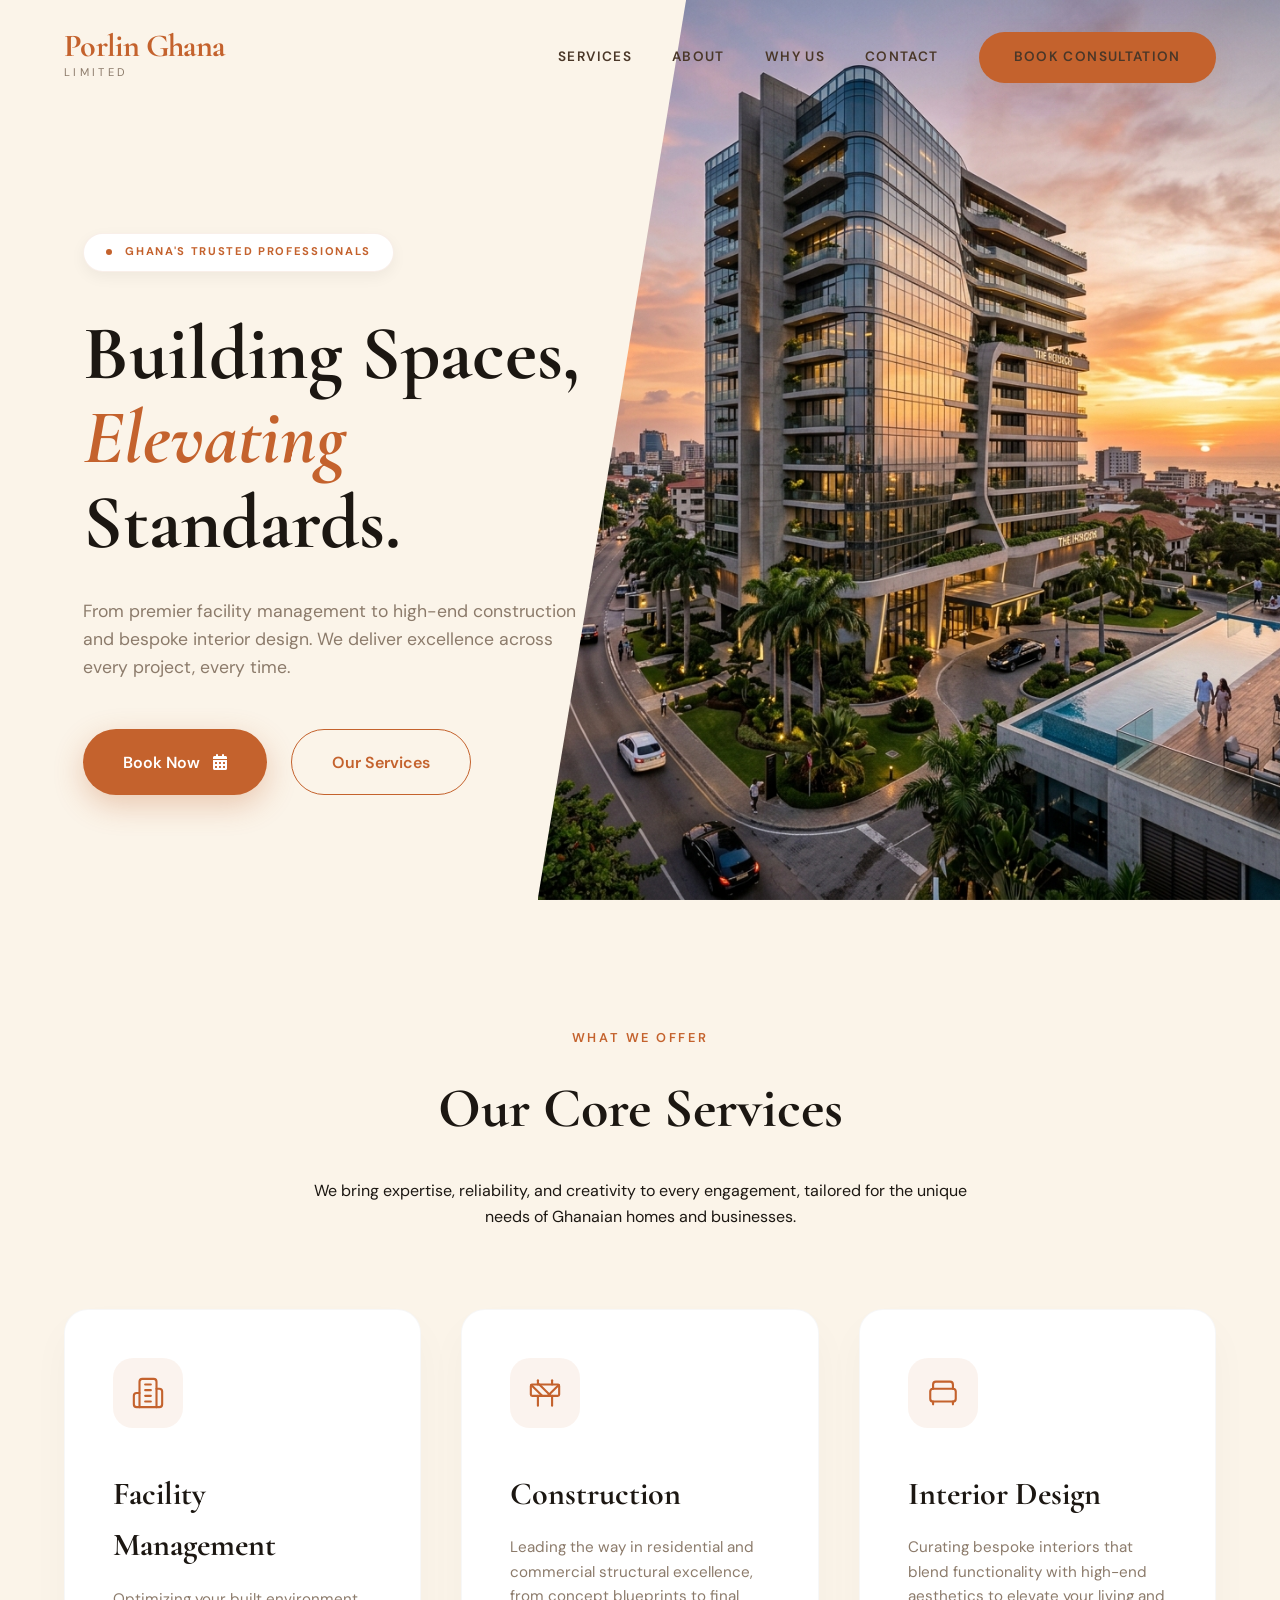
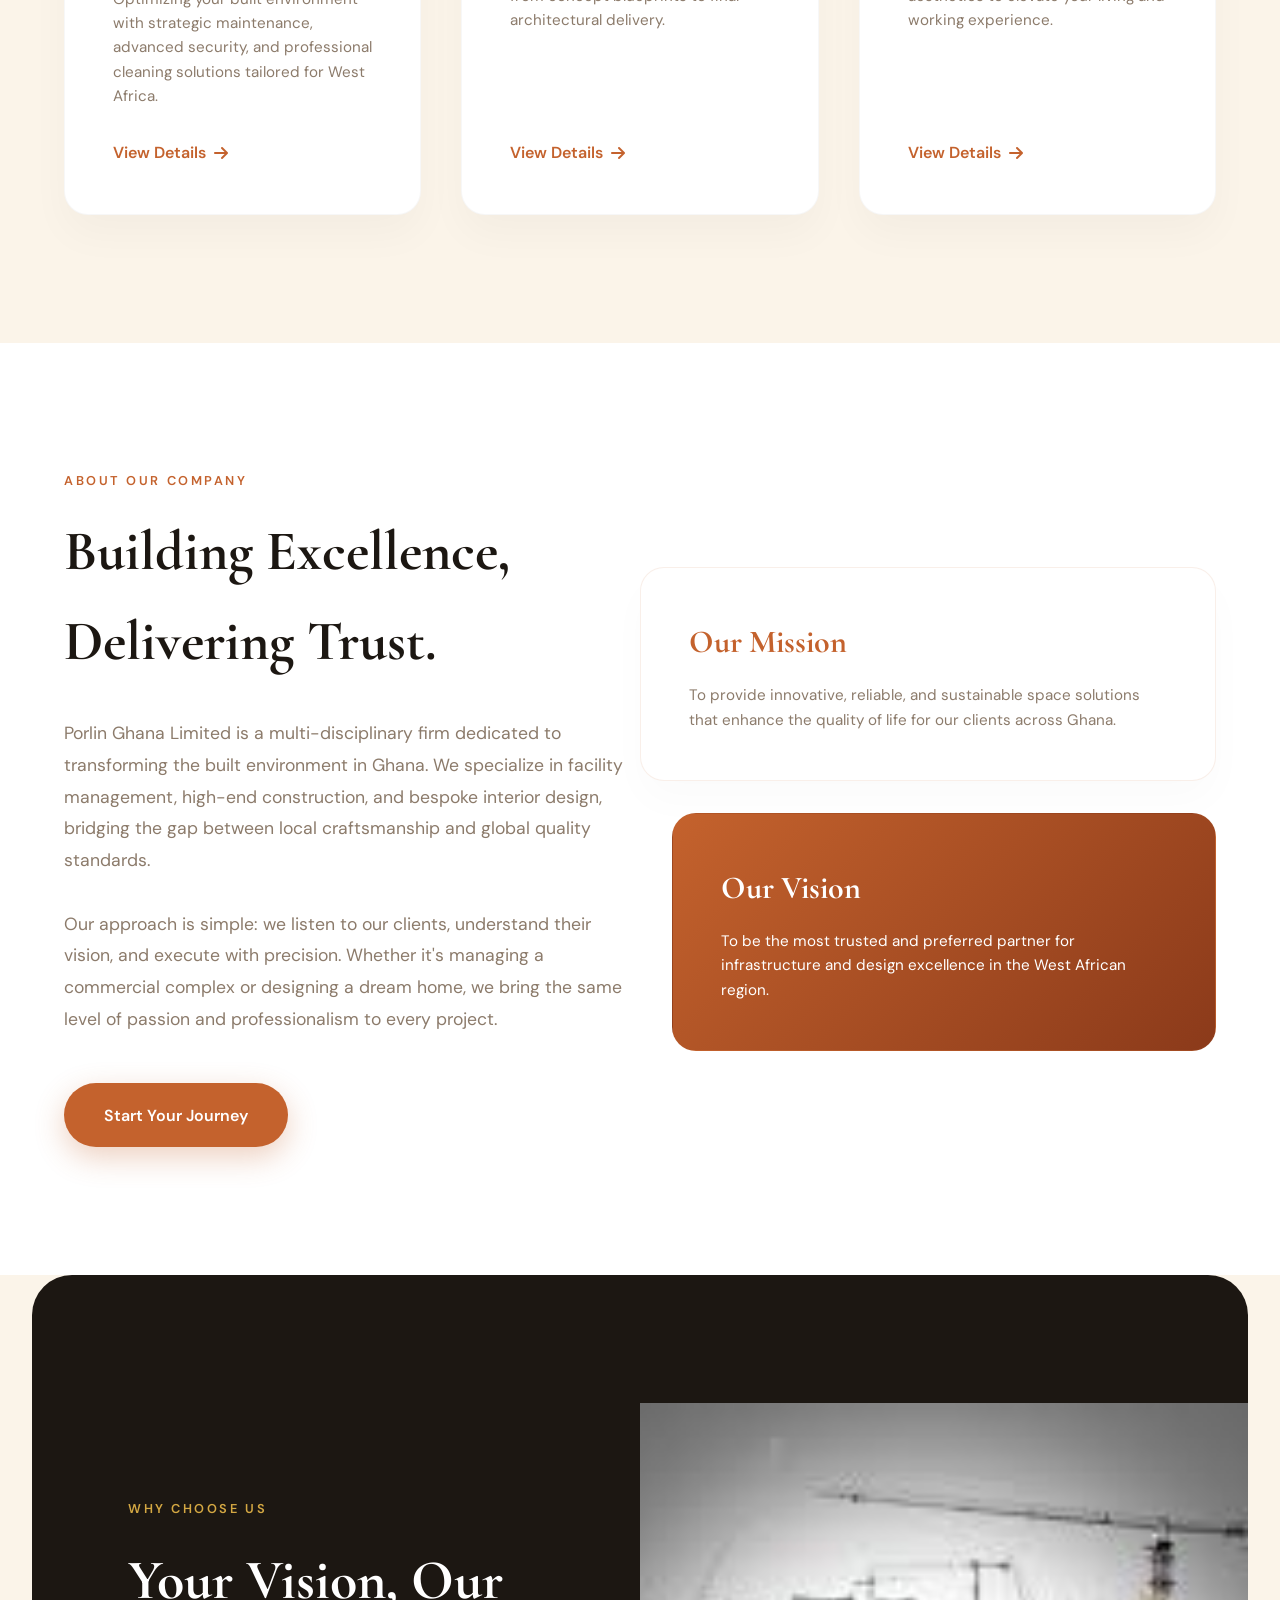
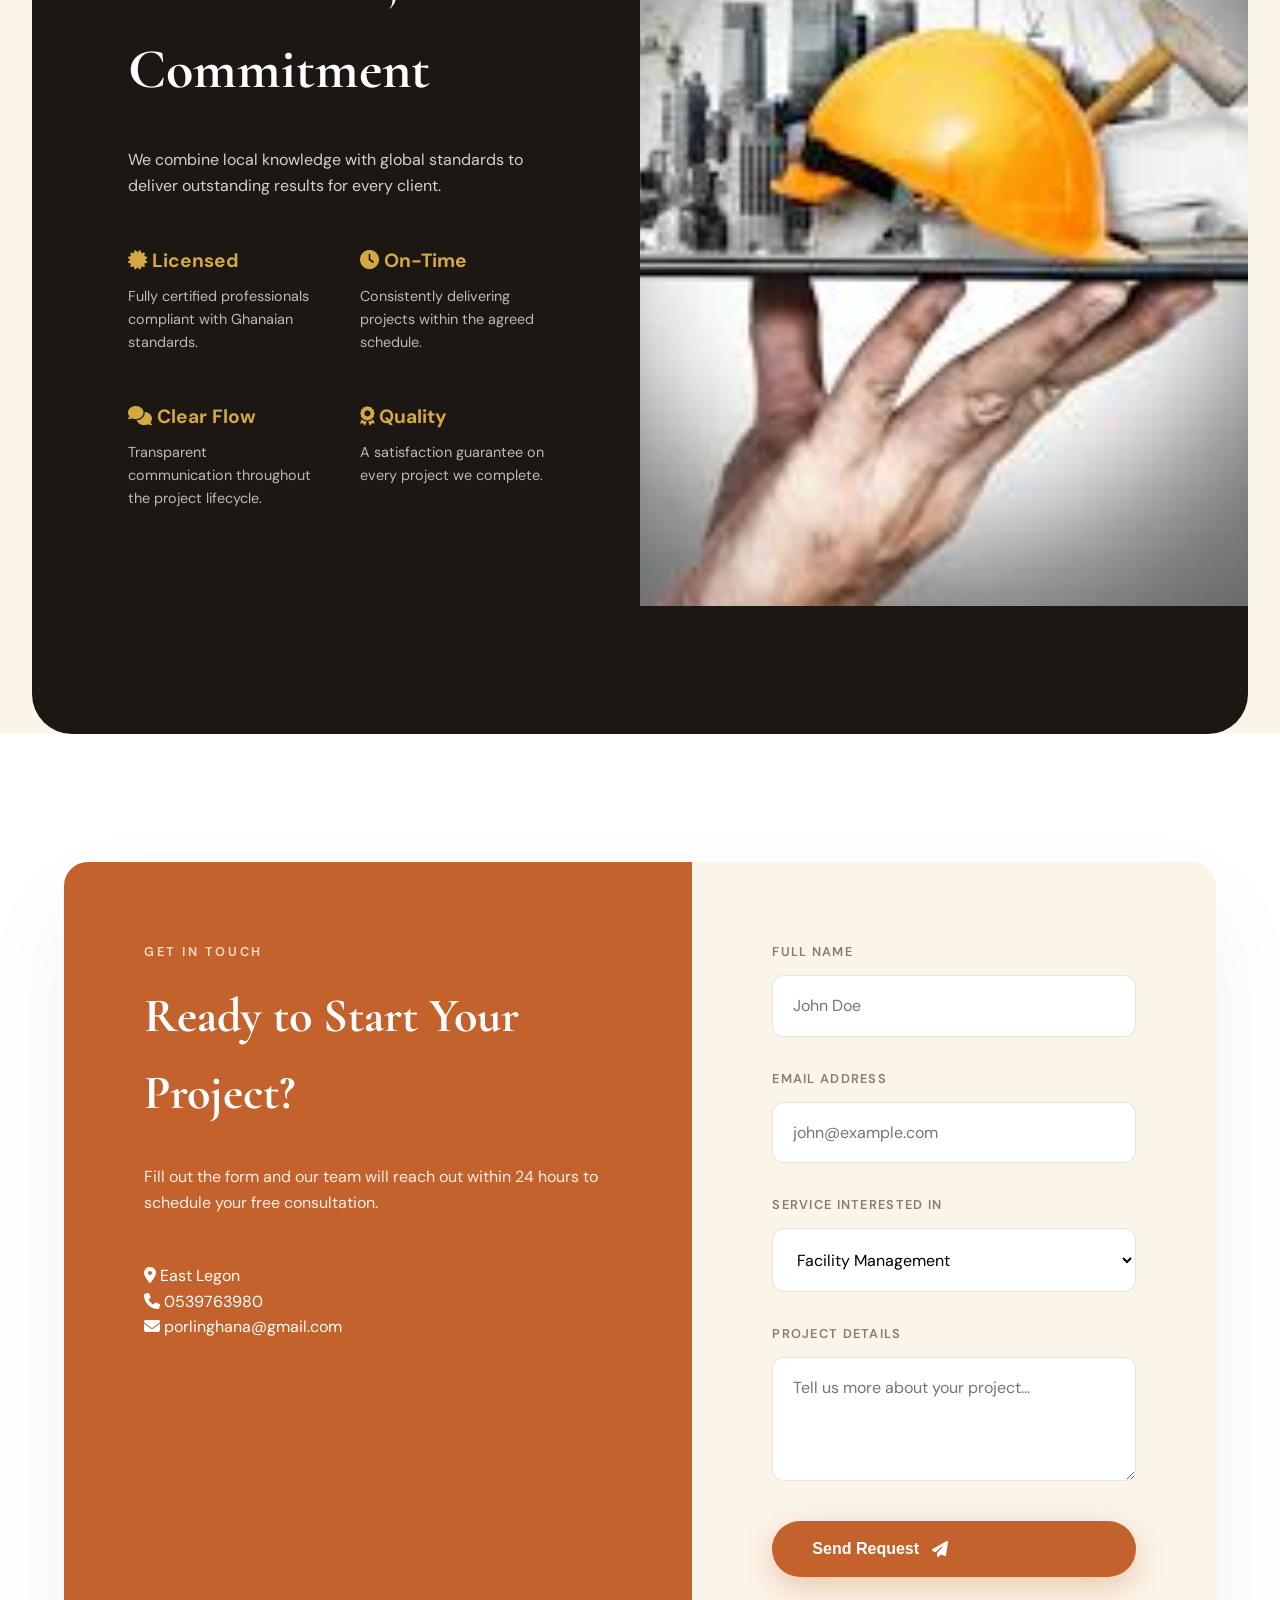
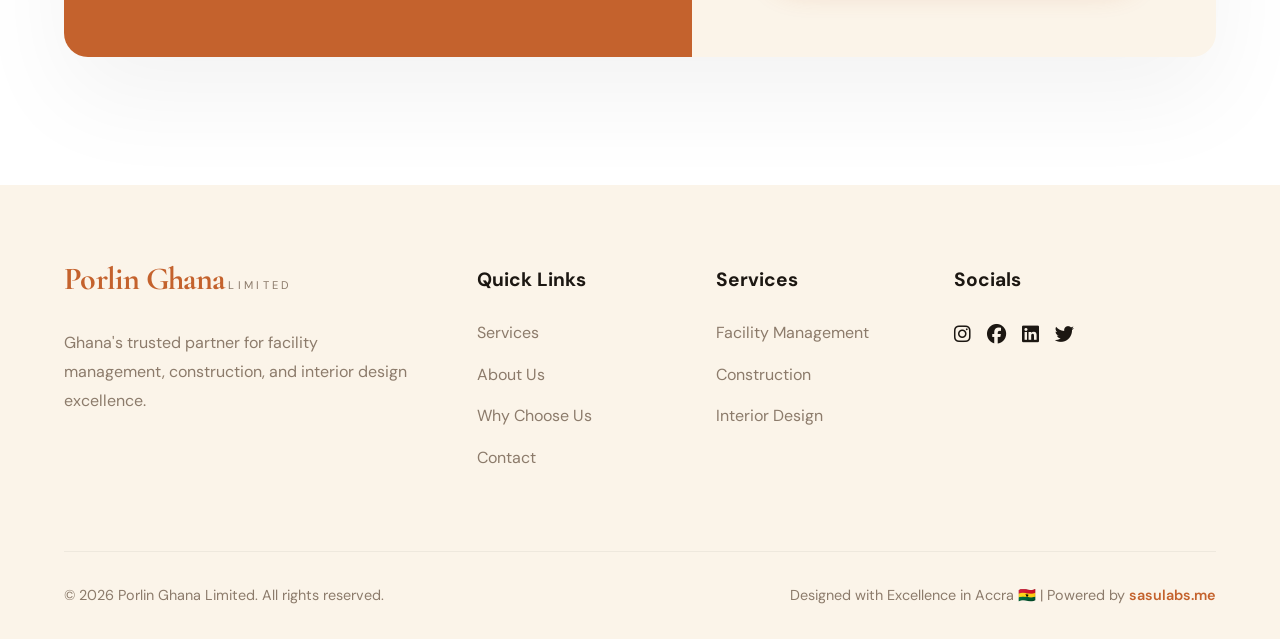
<file: index.html>
<!DOCTYPE html>
<html lang="en">
<head>
    <meta charset="UTF-8">
    <meta name="viewport" content="width=device-width, initial-scale=1.0">
    <title>Porlin Ghana Limited | Premium Real Estate & Facility Management</title>
    
    <!-- Meta Tags -->
    <meta name="description" content="Porlin Ghana Limited offers excellence in facility management, construction, and interior design across Accra and beyond. Building spaces, elevating standards.">
    <meta name="keywords" content="Facility Management Ghana, Construction Accra, Interior Design Ghana, Porlin Ghana Limited">
    
    <!-- Fonts -->
    <link rel="preconnect" href="https://fonts.googleapis.com">
    <link rel="preconnect" href="https://fonts.gstatic.com" crossorigin>
    <link href="https://fonts.googleapis.com/css2?family=Cormorant+Garamond:ital,wght@0,400;0,600;0,700;1,400&family=DM+Sans:wght@300;400;500;600;700&display=swap" rel="stylesheet">
    
    <!-- Icons (FontAwesome for professional icons) -->
    <link rel="stylesheet" href="https://cdnjs.cloudflare.com/ajax/libs/font-awesome/6.4.0/css/all.min.css">
    
    <!-- Custom Styles -->
    <link rel="stylesheet" href="style.css">
</head>
<body>

    <!-- Navigation -->
    <nav>
        <div class="container nav-content">
            <a href="#" class="logo">
                <span class="logo-text">Porlin Ghana</span>
                <span class="logo-sub">Limited</span>
            </a>
            <div class="mobile-toggle" id="mobile-toggle">
                <i class="fas fa-bars"></i>
            </div>
            <div class="nav-links" id="nav-links">
                <a href="#services">Services</a>
                <a href="#about">About</a>
                <a href="#why-us">Why Us</a>
                <a href="#contact">Contact</a>
                <a href="#contact" class="nav-cta">Book Consultation</a>
            </div>
        </div>
    </nav>

    <!-- Hero Section -->
    <header class="hero">
        <div class="container">
            <div class="hero-content reveal">
                <span class="hero-tag">Ghana's Trusted Professionals</span>
                <h1>Building Spaces, <span>Elevating</span> Standards.</h1>
                <p class="hero-desc">From premier facility management to high-end construction and bespoke interior design. We deliver excellence across every project, every time.</p>
                <div class="hero-btns">
                    <a href="#contact" class="btn btn-primary">Book Now <i class="fas fa-calendar-alt"></i></a>
                    <a href="#services" class="btn btn-secondary">Our Services</a>
                </div>
            </div>
        </div>
        <div class="hero-bg">
            <img src="IMAGES/hero-bg.png" alt="Luxury Architecture in Accra">
        </div>
    </header>

    <!-- Services Section -->
    <section id="services" class="section-padding">
        <div class="container">
            <div class="section-header reveal">
                <span class="label">What We Offer</span>
                <h2>Our Core Services</h2>
                <p>We bring expertise, reliability, and creativity to every engagement, tailored for the unique needs of Ghanaian homes and businesses.</p>
            </div>
            
            <div class="services-grid">
                <!-- Facility Management -->
                <article class="service-card reveal">
                    <div class="card-icon">
                        <svg xmlns="http://www.w3.org/2000/svg" width="24" height="24" viewBox="0 0 24 24" fill="none" stroke="currentColor" stroke-width="2" stroke-linecap="round" stroke-linejoin="round"><path d="M6 22V4a2 2 0 0 1 2-2h8a2 2 0 0 1 2 2v18Z"/><path d="M6 12H4a2 2 0 0 0-2 2v6a2 2 0 0 0 2 2h2"/><path d="M18 9h2a2 2 0 0 1 2 2v9a2 2 0 0 1-2 2h-2"/><path d="M10 6h4"/><path d="M10 10h4"/><path d="M10 14h4"/><path d="M10 18h4"/></svg>
                    </div>
                    <h3>Facility Management</h3>
                    <p>Optimizing your built environment with strategic maintenance, advanced security, and professional cleaning solutions tailored for West Africa.</p>
                    <a href="facility-management.html" class="card-link">View Details <i class="fas fa-arrow-right"></i></a>
                </article>

                <!-- Construction -->
                <article class="service-card reveal">
                    <div class="card-icon">
                        <svg xmlns="http://www.w3.org/2000/svg" width="24" height="24" viewBox="0 0 24 24" fill="none" stroke="currentColor" stroke-width="2" stroke-linecap="round" stroke-linejoin="round"><rect x="2" y="6" width="20" height="8" rx="1"/><path d="M17 14v7"/><path d="M7 14v7"/><path d="M17 3v3"/><path d="M7 3v3"/><path d="M10 14 2.3 6.3"/><path d="m14 14 7.7-7.7"/><path d="m8 6 8 8"/></svg>
                    </div>
                    <h3>Construction</h3>
                    <p>Leading the way in residential and commercial structural excellence, from concept blueprints to final architectural delivery.</p>
                    <a href="construction.html" class="card-link">View Details <i class="fas fa-arrow-right"></i></a>
                </article>

                <!-- Interior Design -->
                <article class="service-card reveal">
                    <div class="card-icon">
                        <svg xmlns="http://www.w3.org/2000/svg" width="24" height="24" viewBox="0 0 24 24" fill="none" stroke="currentColor" stroke-width="2" stroke-linecap="round" stroke-linejoin="round"><path d="M19 9V6a2 2 0 0 0-2-2H7a2 2 0 0 0-2 2v3"/><path d="M3 11v5a2 2 0 0 0 2 2h14a2 2 0 0 0 2-2v-5a2 2 0 0 0-2-2H5a2 2 0 0 0-2 2Z"/><path d="M5 18v2"/><path d="M19 18v2"/></svg>
                    </div>
                    <h3>Interior Design</h3>
                    <p>Curating bespoke interiors that blend functionality with high-end aesthetics to elevate your living and working experience.</p>
                    <a href="interior-design.html" class="card-link">View Details <i class="fas fa-arrow-right"></i></a>
                </article>
            </div>
        </div>
    </section>

    <!-- About Section -->
    <section id="about" class="section-padding" style="background: var(--clr-white);">
        <div class="container">
            <div class="why-grid">
                <div class="reveal">
                    <span class="label">About Our Company</span>
                    <h2 style="font-size: 3.5rem; margin-bottom: 2rem;">Building Excellence, Delivering Trust.</h2>
                    <p style="color: var(--clr-muted); font-size: 1.1rem; line-height: 1.8; margin-bottom: 2rem;">
                        Porlin Ghana Limited is a multi-disciplinary firm dedicated to transforming the built environment in Ghana. We specialize in facility management, high-end construction, and bespoke interior design, bridging the gap between local craftsmanship and global quality standards.
                    </p>
                    <p style="color: var(--clr-muted); font-size: 1.1rem; line-height: 1.8; margin-bottom: 2rem;">
                        Our approach is simple: we listen to our clients, understand their vision, and execute with precision. Whether it's managing a commercial complex or designing a dream home, we bring the same level of passion and professionalism to every project.
                    </p>
                    <div class="hero-btns" style="margin-top: 3rem;">
                        <a href="#contact" class="btn btn-primary">Start Your Journey</a>
                    </div>
                </div>
                <div class="about-visual reveal">
                    <div class="about-card mission">
                        <h4>Our Mission</h4>
                        <p>To provide innovative, reliable, and sustainable space solutions that enhance the quality of life for our clients across Ghana.</p>
                    </div>
                    <div class="about-card vision" style="margin-top: 2rem; margin-left: 2rem;">
                        <h4>Our Vision</h4>
                        <p>To be the most trusted and preferred partner for infrastructure and design excellence in the West African region.</p>
                    </div>
                </div>
            </div>
        </div>
    </section>

    <!-- Why Us Section -->
    <section id="why-us" class="why-us section-padding reveal">
        <div class="why-grid">
            <div class="why-content">
                <span class="label">Why Choose Us</span>
                <h2>Your Vision, Our Commitment</h2>
                <p style="margin-bottom: 3rem; opacity: 0.8;">We combine local knowledge with global standards to deliver outstanding results for every client.</p>
                
                <div class="why-features">
                    <div class="feature-item">
                        <h4><i class="fas fa-certificate"></i> Licensed</h4>
                        <p>Fully certified professionals compliant with Ghanaian standards.</p>
                    </div>
                    <div class="feature-item">
                        <h4><i class="fas fa-clock"></i> On-Time</h4>
                        <p>Consistently delivering projects within the agreed schedule.</p>
                    </div>
                    <div class="feature-item">
                        <h4><i class="fas fa-comments"></i> Clear Flow</h4>
                        <p>Transparent communication throughout the project lifecycle.</p>
                    </div>
                    <div class="feature-item">
                        <h4><i class="fas fa-award"></i> Quality</h4>
                        <p>A satisfaction guarantee on every project we complete.</p>
                    </div>
                </div>
            </div>
            <div class="why-image"></div>
        </div>
    </section>

    <!-- Contact Section -->
    <section id="contact" class="contact-section section-padding">
        <div class="container">
            <div class="contact-box">
                <div class="contact-info reveal">
                    <span class="label" style="color: white; opacity: 0.8;">Get In Touch</span>
                    <h2 style="font-size: 3rem; margin-bottom: 2rem;">Ready to Start Your Project?</h2>
                    <p style="margin-bottom: 3rem; opacity: 0.9;">Fill out the form and our team will reach out within 24 hours to schedule your free consultation.</p>
                    
                    <div class="contact-details">
                        <p><i class="fas fa-map-marker-alt"></i> East Legon</p>
                        <p><i class="fas fa-phone"></i> 0539763980</p>
                        <p><i class="fas fa-envelope"></i> porlinghana@gmail.com</p>
                    </div>
                </div>
                
                <form id="bookingForm" class="contact-form reveal">
                    <div class="form-group">
                        <label for="name">Full Name</label>
                        <input type="text" id="name" placeholder="John Doe" required>
                    </div>
                    <div class="form-group">
                        <label for="email">Email Address</label>
                        <input type="email" id="email" placeholder="john@example.com" required>
                    </div>
                    <div class="form-group">
                        <label for="service">Service Interested In</label>
                        <select id="service">
                            <option value="facility">Facility Management</option>
                            <option value="construction">Construction</option>
                            <option value="interior">Interior Design</option>
                        </select>
                    </div>
                    <div class="form-group">
                        <label for="message">Project Details</label>
                        <textarea id="message" rows="4" placeholder="Tell us more about your project..."></textarea>
                    </div>
                    <button type="submit" class="btn btn-primary" style="width: 100%; border: none; cursor: pointer;">Send Request <i class="fas fa-paper-plane"></i></button>
                </form>
            </div>
        </div>
    </section>

    <!-- Footer -->
    <footer>
        <div class="container">
            <div class="footer-grid">
                <div class="footer-col">
                    <a href="#" class="logo" style="margin-bottom: 2rem; display: inline-block;">
                        <span class="logo-text">Porlin Ghana</span>
                        <span class="logo-sub">Limited</span>
                    </a>
                    <p style="color: var(--clr-muted); line-height: 1.8;">Ghana's trusted partner for facility management, construction, and interior design excellence.</p>
                </div>
                <div class="footer-col">
                    <h4>Quick Links</h4>
                    <ul class="footer-links">
                        <li><a href="#services">Services</a></li>
                        <li><a href="#about">About Us</a></li>
                        <li><a href="#why-us">Why Choose Us</a></li>
                        <li><a href="#contact">Contact</a></li>
                    </ul>
                </div>
                <div class="footer-col">
                    <h4>Services</h4>
                    <ul class="footer-links">
                        <li><a href="#services">Facility Management</a></li>
                        <li><a href="#services">Construction</a></li>
                        <li><a href="#services">Interior Design</a></li>
                    </ul>
                </div>
                <div class="footer-col">
                    <h4>Socials</h4>
                    <div class="social-links" style="display: flex; gap: 1rem; font-size: 1.2rem;">
                        <a href="#"><i class="fab fa-instagram"></i></a>
                        <a href="#"><i class="fab fa-facebook"></i></a>
                        <a href="#"><i class="fab fa-linkedin"></i></a>
                        <a href="#"><i class="fab fa-twitter"></i></a>
                    </div>
                </div>
            </div>
            <div class="footer-bottom">
                <p>&copy; 2026 Porlin Ghana Limited. All rights reserved.</p>
                <p>Designed with Excellence in Accra 🇬🇭 | Powered by <a href="https://sasulabs.me" target="_blank" style="color: var(--clr-primary); font-weight: 600;">sasulabs.me</a></p>
            </div>
        </div>
    </footer>

    <!-- Scripts -->
    <script src="script.js"></script>
</body>
</html>
</file>
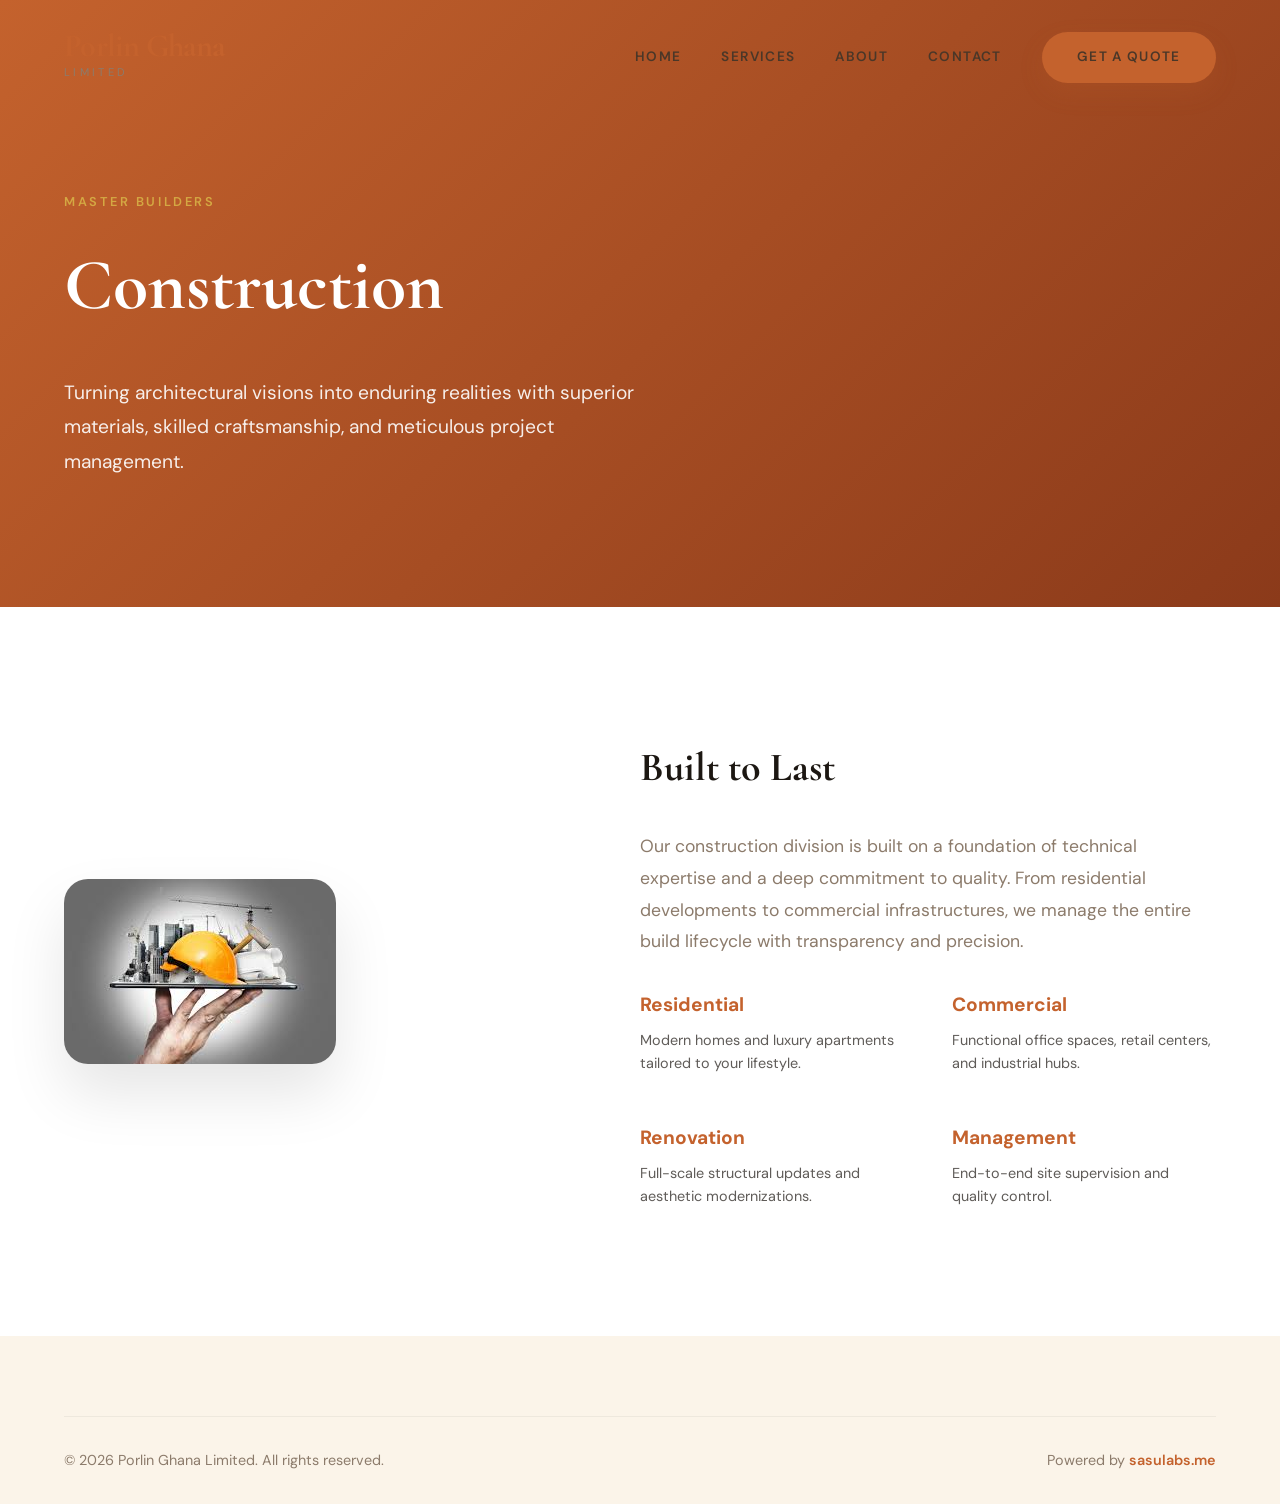
<file: construction.html>
<!DOCTYPE html>
<html lang="en">
<head>
    <meta charset="UTF-8">
    <meta name="viewport" content="width=device-width, initial-scale=1.0">
    <title>Construction Excellence | Porlin Ghana Limited</title>
    
    <!-- Fonts -->
    <link rel="preconnect" href="https://fonts.googleapis.com">
    <link rel="preconnect" href="https://fonts.gstatic.com" crossorigin>
    <link href="https://fonts.googleapis.com/css2?family=Cormorant+Garamond:ital,wght@0,400;0,600;0,700;1,400&family=DM+Sans:wght@300;400;500;600;700&display=swap" rel="stylesheet">
    <link rel="stylesheet" href="https://cdnjs.cloudflare.com/ajax/libs/font-awesome/6.4.0/css/all.min.css">
    
    <!-- Custom Styles -->
    <link rel="stylesheet" href="style.css">
</head>
<body>

    <!-- Navigation -->
    <nav class="scrolled">
        <div class="container nav-content">
            <a href="index.html" class="logo">
                <span class="logo-text">Porlin Ghana</span>
                <span class="logo-sub">Limited</span>
            </a>
            <div class="mobile-toggle" id="mobile-toggle">
                <i class="fas fa-bars"></i>
            </div>
            <div class="nav-links" id="nav-links">
                <a href="index.html">Home</a>
                <a href="index.html#services">Services</a>
                <a href="index.html#about">About</a>
                <a href="index.html#contact">Contact</a>
                <a href="index.html#contact" class="nav-cta">Get a Quote</a>
            </div>
        </div>
    </nav>

    <!-- Sub-Hero Section -->
    <header class="section-padding" style="background: var(--grad-premium); color: white; padding-top: 12rem;">
        <div class="container">
            <div class="reveal">
                <span class="label" style="color: var(--clr-accent);">Master Builders</span>
                <h1 style="font-size: 4.5rem; margin-bottom: 2rem; font-family: 'Cormorant Garamond', serif;">Construction</h1>
                <p style="max-width: 600px; font-size: 1.2rem; opacity: 0.9; line-height: 1.8;">
                    Turning architectural visions into enduring realities with superior materials, skilled craftsmanship, and meticulous project management.
                </p>
            </div>
        </div>
    </header>

    <!-- Main Content -->
    <section class="section-padding" style="background: var(--clr-white);">
        <div class="container">
            <div class="why-grid">
                <div class="reveal">
                    <img src="IMAGES/structure management.jpeg" alt="Construction Excellence" style="border-radius: var(--radius-lg); box-shadow: 0 30px 60px rgba(0,0,0,0.1);">
                </div>
                <div class="reveal">
                    <h2 style="font-size: 2.5rem; margin-bottom: 2rem; font-family: 'Cormorant Garamond', serif;">Built to Last</h2>
                    <p style="color: var(--clr-muted); font-size: 1.1rem; line-height: 1.8; margin-bottom: 2rem;">
                        Our construction division is built on a foundation of technical expertise and a deep commitment to quality. From residential developments to commercial infrastructures, we manage the entire build lifecycle with transparency and precision.
                    </p>
                    <div class="why-features">
                        <div class="feature-item">
                            <h4 style="color: var(--clr-primary);">Residential</h4>
                            <p>Modern homes and luxury apartments tailored to your lifestyle.</p>
                        </div>
                        <div class="feature-item">
                            <h4 style="color: var(--clr-primary);">Commercial</h4>
                            <p>Functional office spaces, retail centers, and industrial hubs.</p>
                        </div>
                        <div class="feature-item">
                            <h4 style="color: var(--clr-primary);">Renovation</h4>
                            <p>Full-scale structural updates and aesthetic modernizations.</p>
                        </div>
                        <div class="feature-item">
                            <h4 style="color: var(--clr-primary);">Management</h4>
                            <p>End-to-end site supervision and quality control.</p>
                        </div>
                    </div>
                </div>
            </div>
        </div>
    </section>

    <!-- Footer -->
    <footer>
        <div class="container">
            <div class="footer-bottom">
                <p>&copy; 2026 Porlin Ghana Limited. All rights reserved.</p>
                <p>Powered by <a href="https://sasulabs.me" target="_blank" style="color: var(--clr-primary); font-weight: 600;">sasulabs.me</a></p>
            </div>
        </div>
    </footer>

    <script src="script.js"></script>
</body>
</html>
</file>
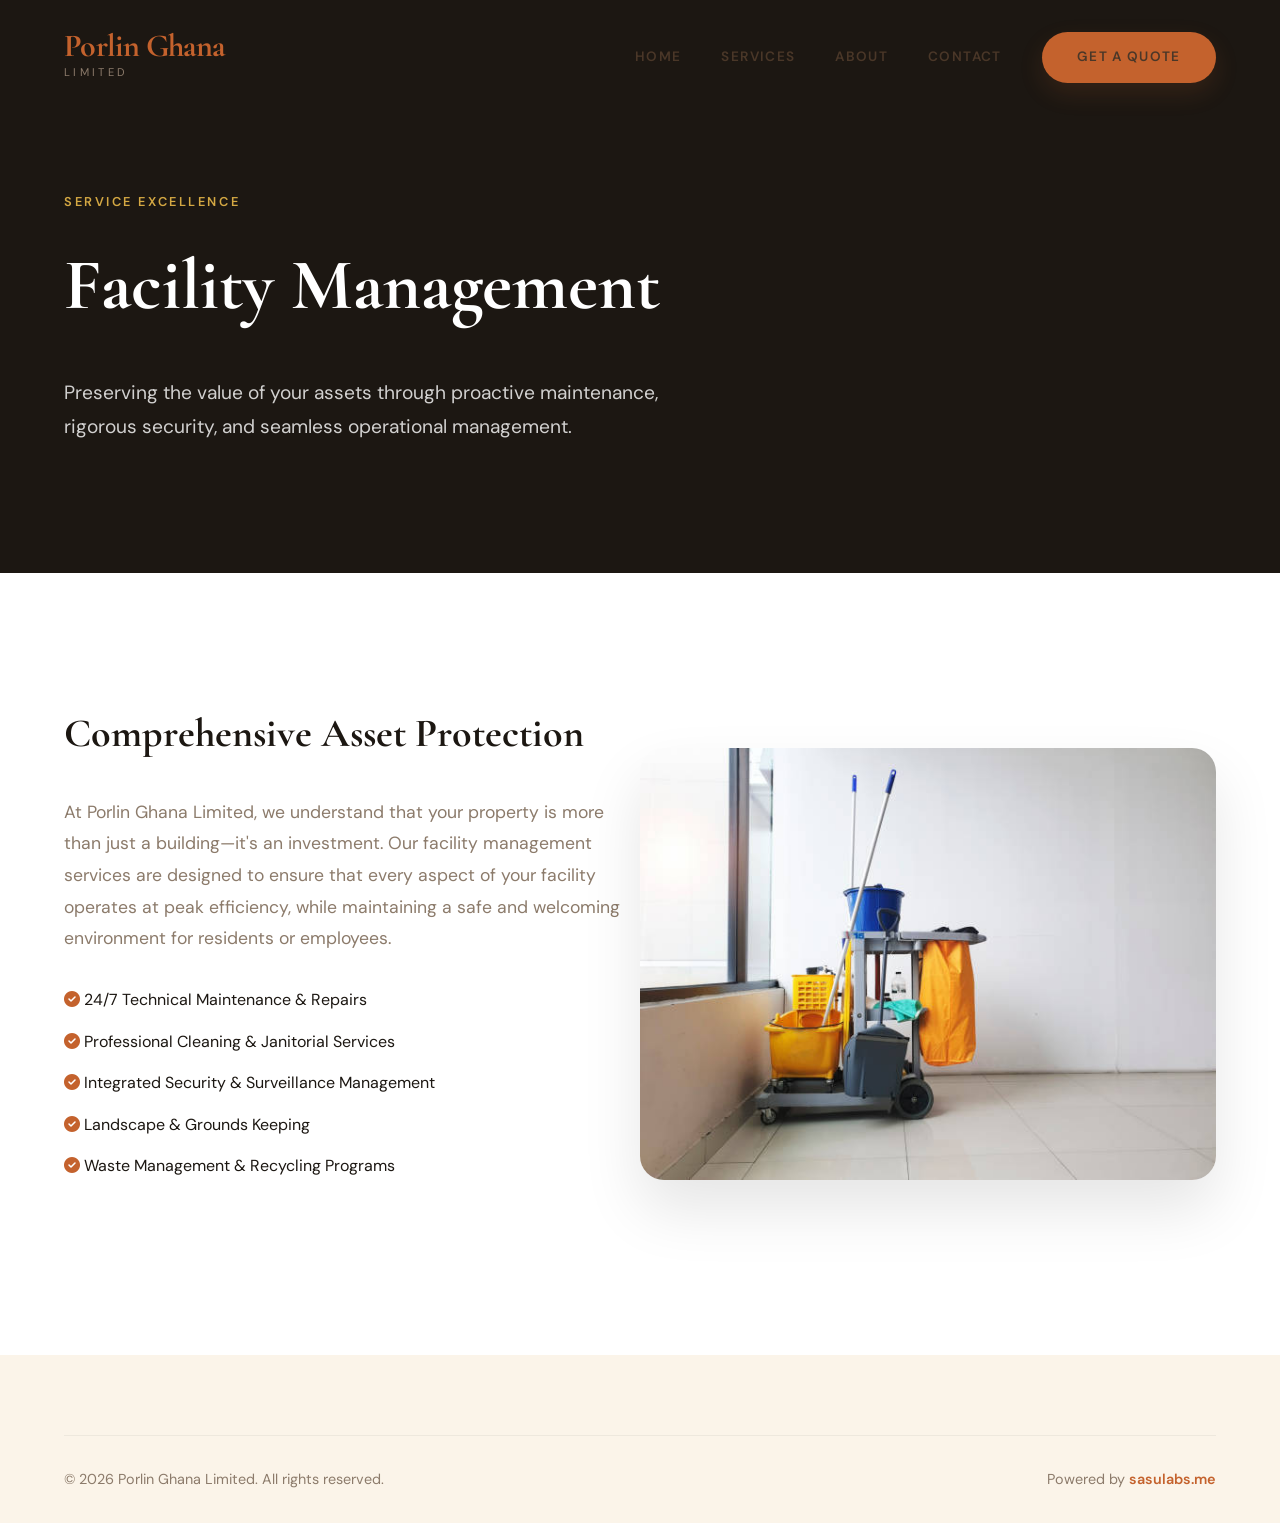
<file: facility-management.html>
<!DOCTYPE html>
<html lang="en">
<head>
    <meta charset="UTF-8">
    <meta name="viewport" content="width=device-width, initial-scale=1.0">
    <title>Facility Management | Porlin Ghana Limited</title>
    
    <!-- Fonts -->
    <link rel="preconnect" href="https://fonts.googleapis.com">
    <link rel="preconnect" href="https://fonts.gstatic.com" crossorigin>
    <link href="https://fonts.googleapis.com/css2?family=Cormorant+Garamond:ital,wght@0,400;0,600;0,700;1,400&family=DM+Sans:wght@300;400;500;600;700&display=swap" rel="stylesheet">
    <link rel="stylesheet" href="https://cdnjs.cloudflare.com/ajax/libs/font-awesome/6.4.0/css/all.min.css">
    
    <!-- Custom Styles -->
    <link rel="stylesheet" href="style.css">
</head>
<body>

    <!-- Navigation -->
    <nav class="scrolled">
        <div class="container nav-content">
            <a href="index.html" class="logo">
                <span class="logo-text">Porlin Ghana</span>
                <span class="logo-sub">Limited</span>
            </a>
            <div class="mobile-toggle" id="mobile-toggle">
                <i class="fas fa-bars"></i>
            </div>
            <div class="nav-links" id="nav-links">
                <a href="index.html">Home</a>
                <a href="index.html#services">Services</a>
                <a href="index.html#about">About</a>
                <a href="index.html#contact">Contact</a>
                <a href="index.html#contact" class="nav-cta">Get a Quote</a>
            </div>
        </div>
    </nav>

    <!-- Sub-Hero Section -->
    <header class="section-padding" style="background: var(--clr-dark); color: white; padding-top: 12rem;">
        <div class="container">
            <div class="reveal">
                <span class="label" style="color: var(--clr-accent);">Service Excellence</span>
                <h1 style="font-size: 4.5rem; margin-bottom: 2rem; font-family: 'Cormorant Garamond', serif;">Facility Management</h1>
                <p style="max-width: 600px; font-size: 1.2rem; opacity: 0.8; line-height: 1.8;">
                    Preserving the value of your assets through proactive maintenance, rigorous security, and seamless operational management.
                </p>
            </div>
        </div>
    </header>

    <!-- Main Content -->
    <section class="section-padding" style="background: var(--clr-white);">
        <div class="container">
            <div class="why-grid">
                <div class="reveal">
                    <h2 style="font-size: 2.5rem; margin-bottom: 2rem; font-family: 'Cormorant Garamond', serif;">Comprehensive Asset Protection</h2>
                    <p style="color: var(--clr-muted); font-size: 1.1rem; line-height: 1.8; margin-bottom: 2rem;">
                        At Porlin Ghana Limited, we understand that your property is more than just a building—it's an investment. Our facility management services are designed to ensure that every aspect of your facility operates at peak efficiency, while maintaining a safe and welcoming environment for residents or employees.
                    </p>
                    <ul class="footer-links" style="color: var(--clr-dark); margin-bottom: 3rem;">
                        <li style="margin-bottom: 1rem;"><i class="fas fa-check-circle" style="color: var(--clr-primary);"></i> 24/7 Technical Maintenance & Repairs</li>
                        <li style="margin-bottom: 1rem;"><i class="fas fa-check-circle" style="color: var(--clr-primary);"></i> Professional Cleaning & Janitorial Services</li>
                        <li style="margin-bottom: 1rem;"><i class="fas fa-check-circle" style="color: var(--clr-primary);"></i> Integrated Security & Surveillance Management</li>
                        <li style="margin-bottom: 1rem;"><i class="fas fa-check-circle" style="color: var(--clr-primary);"></i> Landscape & Grounds Keeping</li>
                        <li style="margin-bottom: 1rem;"><i class="fas fa-check-circle" style="color: var(--clr-primary);"></i> Waste Management & Recycling Programs</li>
                    </ul>
                </div>
                <div class="reveal">
                    <img src="IMAGES/cleaning service.jpg" alt="Facility Management Services" style="border-radius: var(--radius-lg); box-shadow: 0 30px 60px rgba(0,0,0,0.1);">
                </div>
            </div>
        </div>
    </section>

    <!-- Footer -->
    <footer>
        <div class="container">
            <div class="footer-bottom">
                <p>&copy; 2026 Porlin Ghana Limited. All rights reserved.</p>
                <p>Powered by <a href="https://sasulabs.me" target="_blank" style="color: var(--clr-primary); font-weight: 600;">sasulabs.me</a></p>
            </div>
        </div>
    </footer>

    <script src="script.js"></script>
</body>
</html>
</file>
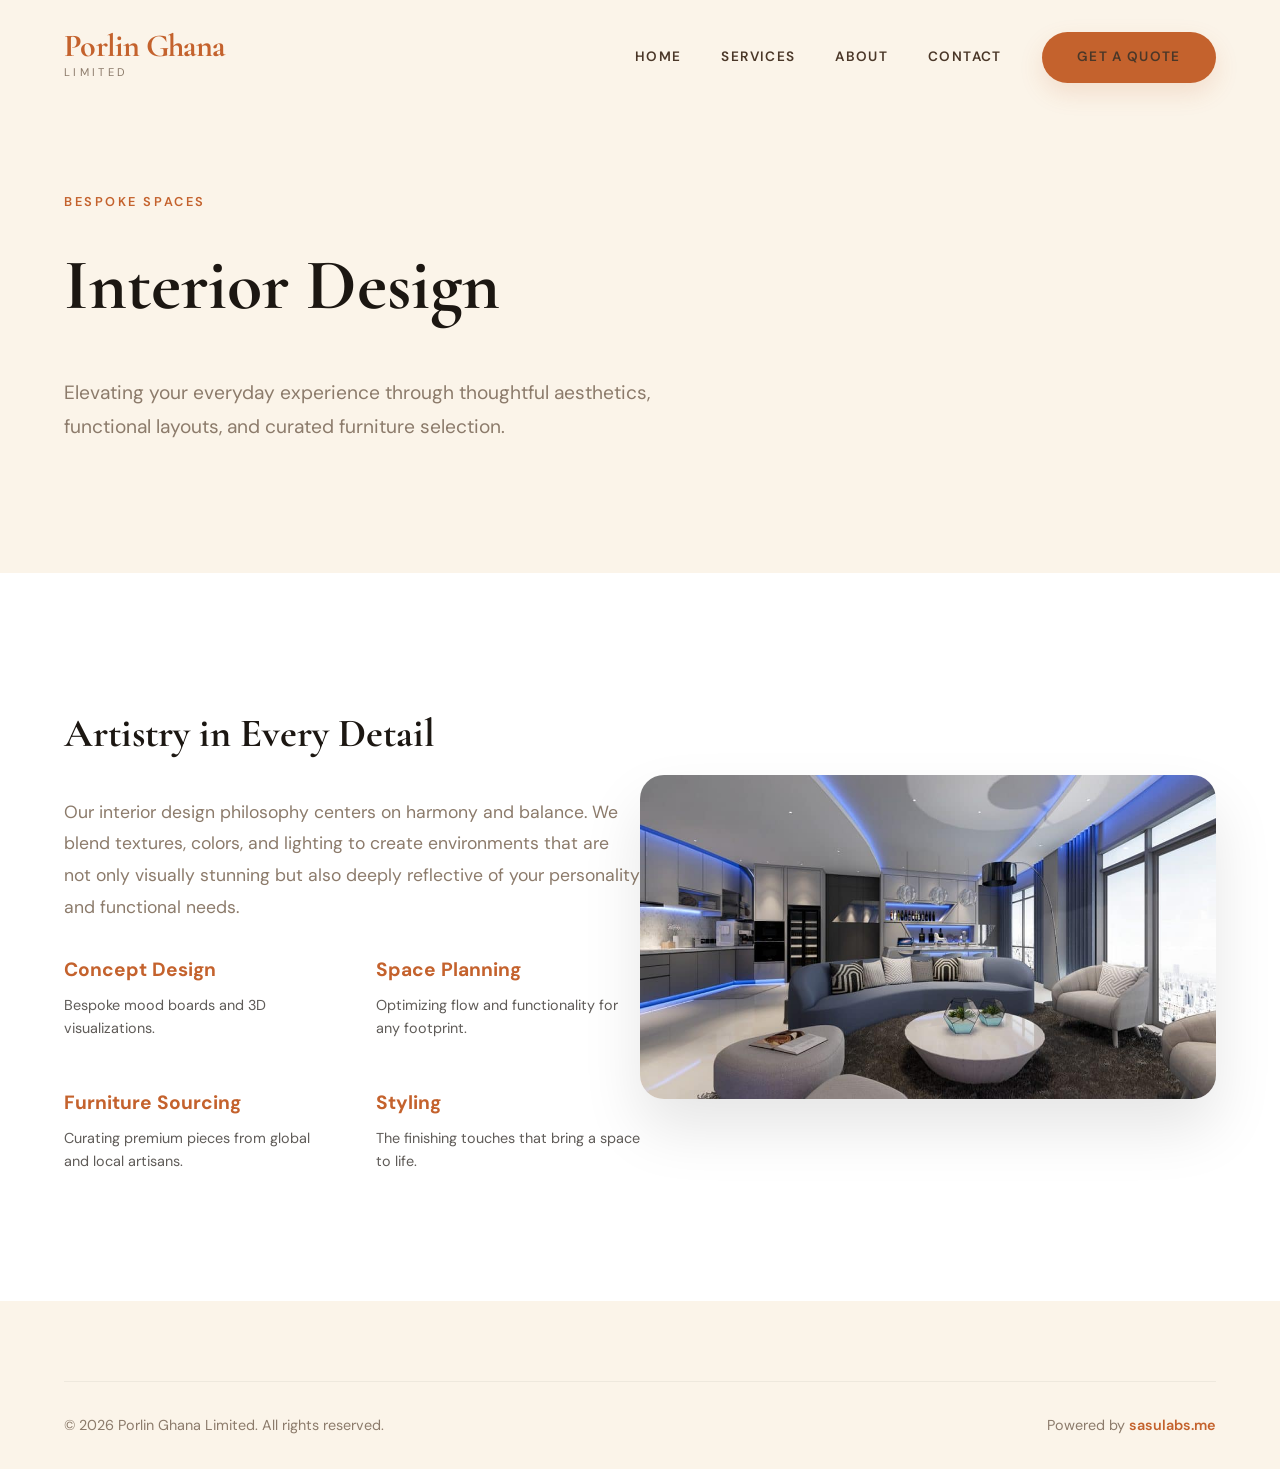
<file: interior-design.html>
<!DOCTYPE html>
<html lang="en">
<head>
    <meta charset="UTF-8">
    <meta name="viewport" content="width=device-width, initial-scale=1.0">
    <title>Interior Design | Porlin Ghana Limited</title>
    
    <!-- Fonts -->
    <link rel="preconnect" href="https://fonts.googleapis.com">
    <link rel="preconnect" href="https://fonts.gstatic.com" crossorigin>
    <link href="https://fonts.googleapis.com/css2?family=Cormorant+Garamond:ital,wght@0,400;0,600;0,700;1,400&family=DM+Sans:wght@300;400;500;600;700&display=swap" rel="stylesheet">
    <link rel="stylesheet" href="https://cdnjs.cloudflare.com/ajax/libs/font-awesome/6.4.0/css/all.min.css">
    
    <!-- Custom Styles -->
    <link rel="stylesheet" href="style.css">
</head>
<body>

    <!-- Navigation -->
    <nav class="scrolled">
        <div class="container nav-content">
            <a href="index.html" class="logo">
                <span class="logo-text">Porlin Ghana</span>
                <span class="logo-sub">Limited</span>
            </a>
            <div class="mobile-toggle" id="mobile-toggle">
                <i class="fas fa-bars"></i>
            </div>
            <div class="nav-links" id="nav-links">
                <a href="index.html">Home</a>
                <a href="index.html#services">Services</a>
                <a href="index.html#about">About</a>
                <a href="index.html#contact">Contact</a>
                <a href="index.html#contact" class="nav-cta">Get a Quote</a>
            </div>
        </div>
    </nav>

    <!-- Sub-Hero Section -->
    <header class="section-padding" style="background: var(--clr-bg); color: var(--clr-dark); padding-top: 12rem;">
        <div class="container">
            <div class="reveal">
                <span class="label">Bespoke Spaces</span>
                <h1 style="font-size: 4.5rem; margin-bottom: 2rem; font-family: 'Cormorant Garamond', serif;">Interior Design</h1>
                <p style="max-width: 600px; font-size: 1.2rem; color: var(--clr-muted); line-height: 1.8;">
                    Elevating your everyday experience through thoughtful aesthetics, functional layouts, and curated furniture selection.
                </p>
            </div>
        </div>
    </header>

    <!-- Main Content -->
    <section class="section-padding" style="background: var(--clr-white);">
        <div class="container">
            <div class="why-grid">
                <div class="reveal">
                    <h2 style="font-size: 2.5rem; margin-bottom: 2rem; font-family: 'Cormorant Garamond', serif;">Artistry in Every Detail</h2>
                    <p style="color: var(--clr-muted); font-size: 1.1rem; line-height: 1.8; margin-bottom: 2rem;">
                        Our interior design philosophy centers on harmony and balance. We blend textures, colors, and lighting to create environments that are not only visually stunning but also deeply reflective of your personality and functional needs.
                    </p>
                    <div class="why-features">
                        <div class="feature-item">
                            <h4 style="color: var(--clr-primary);">Concept Design</h4>
                            <p>Bespoke mood boards and 3D visualizations.</p>
                        </div>
                        <div class="feature-item">
                            <h4 style="color: var(--clr-primary);">Space Planning</h4>
                            <p>Optimizing flow and functionality for any footprint.</p>
                        </div>
                        <div class="feature-item">
                            <h4 style="color: var(--clr-primary);">Furniture Sourcing</h4>
                            <p>Curating premium pieces from global and local artisans.</p>
                        </div>
                        <div class="feature-item">
                            <h4 style="color: var(--clr-primary);">Styling</h4>
                            <p>The finishing touches that bring a space to life.</p>
                        </div>
                    </div>
                </div>
                <div class="reveal">
                    <img src="IMAGES/interior design.jpg" alt="Interior Design" style="border-radius: var(--radius-lg); box-shadow: 0 30px 60px rgba(0,0,0,0.1);">
                </div>
            </div>
        </div>
    </section>

    <!-- Footer -->
    <footer>
        <div class="container">
            <div class="footer-bottom">
                <p>&copy; 2026 Porlin Ghana Limited. All rights reserved.</p>
                <p>Powered by <a href="https://sasulabs.me" target="_blank" style="color: var(--clr-primary); font-weight: 600;">sasulabs.me</a></p>
            </div>
        </div>
    </footer>

    <script src="script.js"></script>
</body>
</html>
</file>
<file: style.css>
/* 
  PORLIN GHANA LIMITED - PREMIUM DESIGN SYSTEM
  Refined, Modern, and Professional.
*/

:root {
    /* Color Palette */
    --clr-primary: #C4622D;        /* Deep Terracotta */
    --clr-primary-light: #E07B44;
    --clr-primary-dark: #8B3A1A;
    --clr-accent: #D4A843;         /* Rich Gold */
    --clr-bg: #FBF4E9;             /* Elegant Cream */
    --clr-dark: #1C1712;           /* Charcoal Black */
    --clr-mid: #4A3728;            /* Warm Brown */
    --clr-muted: #8C7B6B;          /* Earthy Grey */
    --clr-white: #FFFFFF;
    
    /* Gradients */
    --grad-premium: linear-gradient(135deg, var(--clr-primary) 0%, var(--clr-primary-dark) 100%);
    --grad-glass: linear-gradient(rgba(255, 255, 255, 0.1), rgba(255, 255, 255, 0.05));
    
    /* Spacing & Borders */
    --gap-base: 1rem;
    --radius-lg: 24px;
    --radius-md: 12px;
    --transition: all 0.4s cubic-bezier(0.16, 1, 0.3, 1);
}

/* Base Styles */
*, *::before, *::after {
    box-sizing: border-box;
    margin: 0;
    padding: 0;
}

html {
    scroll-behavior: smooth;
    font-size: 16px;
}

body {
    font-family: 'DM Sans', sans-serif;
    background-color: var(--clr-bg);
    color: var(--clr-dark);
    line-height: 1.6;
    overflow-x: hidden;
    -webkit-font-smoothing: antialiased;
}

h1, h2, h3, .logo-text {
    font-family: 'Cormorant Garamond', serif;
    font-weight: 700;
}

a {
    text-decoration: none;
    color: inherit;
    transition: var(--transition);
}

ul {
    list-style: none;
}

img {
    max-width: 100%;
    display: block;
}

/* Layout Utilities */
.container {
    max-width: 1400px;
    margin: 0 auto;
    padding: 0 4rem;
}

@media (max-width: 768px) {
    .container { padding: 0 1.5rem; }
}

.section-padding {
    padding: 8rem 0;
}

/* Navigation */
nav {
    position: fixed;
    top: 0;
    width: 100%;
    z-index: 1000;
    padding: 2rem 0;
    transition: var(--transition);
}

nav.scrolled {
    background: rgba(251, 244, 233, 0.8);
    backdrop-filter: blur(25px);
    padding: 1.2rem 0;
    border-bottom: 1px solid rgba(196, 98, 45, 0.08);
}

.nav-content {
    display: flex;
    align-items: center;
    justify-content: space-between;
}

.logo {
    display: flex;
    flex-direction: column;
}

.logo-text {
    font-size: 2rem;
    color: var(--clr-primary);
    line-height: 0.9;
    letter-spacing: -0.02em;
}

.logo-sub {
    font-family: 'DM Sans', sans-serif;
    font-size: 0.7rem;
    text-transform: uppercase;
    letter-spacing: 0.3em;
    color: var(--clr-muted);
    margin-top: 0.2rem;
}

.nav-links {
    display: flex;
    align-items: center;
    gap: 2.5rem;
}

.nav-links a {
    font-size: 0.85rem;
    font-weight: 600;
    color: var(--clr-mid);
    text-transform: uppercase;
    letter-spacing: 0.1em;
}

.nav-links a:hover {
    color: var(--clr-primary);
}

.nav-cta {
    background: var(--clr-primary);
    color: var(--clr-white);
    padding: 0.9rem 2.2rem;
    border-radius: 50px;
    font-size: 0.85rem;
    font-weight: 700;
    box-shadow: 0 10px 25px rgba(196, 98, 45, 0.15);
}

/* Hero Section */
.hero {
    min-height: 100vh;
    display: flex;
    align-items: center;
    position: relative;
    overflow: hidden;
    padding-top: 8rem; /* Added padding to prevent overlap with fixed nav */
}

.hero-bg {
    position: absolute;
    top: 0;
    right: 0;
    width: 58%;
    height: 100%;
    z-index: -1;
    overflow: hidden;
    clip-path: polygon(20% 0, 100% 0, 100% 100%, 0% 100%);
}

.hero-bg img {
    width: 100%;
    height: 100%;
    object-fit: cover;
    animation: zoomOut 20s infinite alternate;
}

.hero-content {
    width: 45%;
}

.hero-tag {
    display: inline-flex;
    align-items: center;
    gap: 0.8rem;
    padding: 0.6rem 1.4rem;
    background: var(--clr-white);
    color: var(--clr-primary);
    border-radius: 50px;
    font-size: 0.7rem;
    font-weight: 700;
    letter-spacing: 0.15em;
    text-transform: uppercase;
    margin-bottom: 2.5rem;
    box-shadow: 0 5px 15px rgba(0,0,0,0.05);
    border: 1px solid rgba(196, 98, 45, 0.1);
}

.hero-tag::before {
    content: '';
    width: 6px;
    height: 6px;
    background: var(--clr-primary);
    border-radius: 50%;
    display: inline-block;
    animation: pulse 2s infinite;
}

@keyframes pulse {
    0% { transform: scale(1); opacity: 1; }
    50% { transform: scale(1.5); opacity: 0.5; }
    100% { transform: scale(1); opacity: 1; }
}

.hero h1 {
    font-size: clamp(3.5rem, 6vw, 5.5rem);
    line-height: 1.1;
    color: var(--clr-dark);
    margin-bottom: 2rem;
}

.hero h1 span {
    color: var(--clr-primary);
    font-style: italic;
}

.hero-desc {
    font-size: 1.1rem;
    color: var(--clr-muted);
    max-width: 500px;
    margin-bottom: 3rem;
}

.hero-btns {
    display: flex;
    gap: 1.5rem;
}

.btn {
    padding: 1.2rem 2.5rem;
    border-radius: 50px;
    font-weight: 600;
    font-size: 1rem;
    display: flex;
    align-items: center;
    gap: 0.8rem;
}

.btn-primary {
    background: var(--clr-primary);
    color: var(--clr-white);
    box-shadow: 0 10px 30px rgba(196, 98, 45, 0.3);
}

.btn-secondary {
    border: 1px solid var(--clr-primary);
    color: var(--clr-primary);
}

.btn:hover {
    transform: translateY(-5px);
    box-shadow: 0 15px 35px rgba(196, 98, 45, 0.4);
}

/* Services */
.section-header {
    text-align: center;
    max-width: 700px;
    margin: 0 auto 5rem;
}

.label {
    color: var(--clr-primary);
    font-weight: 600;
    text-transform: uppercase;
    letter-spacing: 0.2em;
    font-size: 0.8rem;
    display: block;
    margin-bottom: 1rem;
}

.section-header h2 {
    font-size: 3.5rem;
    margin-bottom: 1.5rem;
}

.services-grid {
    display: grid;
    grid-template-columns: repeat(3, 1fr);
    gap: 2.5rem;
}

.service-card {
    background: var(--clr-white);
    padding: 3rem;
    border-radius: var(--radius-lg);
    box-shadow: 0 20px 40px rgba(0,0,0,0.03);
    transition: var(--transition);
    border: 1px solid rgba(0,0,0,0.03);
    display: flex;
    flex-direction: column;
    height: 100%;
}

.service-card:hover {
    transform: translateY(-10px);
    box-shadow: 0 30px 60px rgba(0,0,0,0.08);
    border-color: var(--clr-primary-light);
}

.card-icon {
    width: 70px;
    height: 70px;
    display: flex;
    align-items: center;
    justify-content: center;
    background: rgba(196, 98, 45, 0.08);
    border-radius: 20px;
    margin-bottom: 2.5rem;
    color: var(--clr-primary);
    transition: var(--transition);
    position: relative;
    overflow: hidden;
}

.card-icon::after {
    content: '';
    position: absolute;
    inset: 0;
    background: var(--grad-premium);
    opacity: 0;
    transition: var(--transition);
    z-index: -1;
}

.service-card:hover .card-icon {
    color: var(--clr-white);
    transform: translateY(-5px) rotate(-5deg);
    box-shadow: 0 15px 30px rgba(196, 98, 45, 0.2);
}

.service-card:hover .card-icon::after {
    opacity: 1;
}

.card-icon svg {
    width: 34px;
    height: 34px;
    stroke-width: 1.5;
}

.service-card h3 {
    font-size: 2rem;
    margin-bottom: 1rem;
    color: var(--clr-dark);
}

.service-card p {
    color: var(--clr-muted);
    font-size: 0.95rem;
    margin-bottom: 2rem;
    flex-grow: 1;
}

.card-link {
    font-weight: 600;
    color: var(--clr-primary);
    display: flex;
    align-items: center;
    gap: 0.5rem;
}

.card-link i {
    transition: var(--transition);
}

.card-link:hover i {
    transform: translateX(5px);
}

/* Why Us */
.why-us {
    background: var(--clr-dark);
    color: var(--clr-white);
    border-radius: 40px;
    margin: 0 2rem;
    overflow: hidden;
}

.why-grid {
    display: grid;
    grid-template-columns: 1fr 1fr;
    align-items: center;
}

.why-content {
    padding: 6rem;
}

.why-content .label {
    color: var(--clr-accent);
}

.why-content h2 {
    font-size: 3.5rem;
    margin-bottom: 2rem;
}

.why-features {
    display: grid;
    grid-template-columns: 1fr 1fr;
    gap: 3rem;
}

.feature-item h4 {
    color: var(--clr-accent);
    font-size: 1.2rem;
    margin-bottom: 0.5rem;
}

.feature-item p {
    font-size: 0.9rem;
    opacity: 0.7;
}

.why-image {
    height: 100%;
    min-height: 600px;
    background: url('IMAGES/structure management.jpeg') center/cover;
}

/* Contact / Booking */
.contact-section {
    background: var(--clr-white);
}

.contact-box {
    display: grid;
    grid-template-columns: 1.2fr 1fr;
    background: var(--clr-bg);
    border-radius: var(--radius-lg);
    overflow: hidden;
    box-shadow: 0 40px 100px rgba(0,0,0,0.05);
}

.contact-info {
    padding: 5rem;
    background: var(--clr-primary);
    color: var(--clr-white);
}

.contact-form {
    padding: 5rem;
}

.form-group {
    margin-bottom: 2rem;
}

.form-group label {
    display: block;
    font-size: 0.8rem;
    font-weight: 600;
    text-transform: uppercase;
    letter-spacing: 0.1em;
    margin-bottom: 0.8rem;
    color: var(--clr-muted);
}

.form-group input, .form-group textarea, .form-group select {
    width: 100%;
    padding: 1.2rem;
    border: 1px solid rgba(0,0,0,0.1);
    border-radius: var(--radius-md);
    background: var(--clr-white);
    font-family: inherit;
    font-size: 1rem;
    transition: var(--transition);
}

.form-group input:focus, .form-group textarea:focus {
    outline: none;
    border-color: var(--clr-primary);
    box-shadow: 0 0 0 4px rgba(196, 98, 45, 0.1);
}

/* Footer */
footer {
    padding-top: 5rem;
    padding-bottom: 2rem;
    background: var(--clr-bg);
}

.footer-grid {
    display: grid;
    grid-template-columns: 2fr 1fr 1fr 1.5fr;
    gap: 4rem;
    margin-bottom: 4rem;
}

.footer-col h4 {
    font-size: 1.2rem;
    margin-bottom: 1.5rem;
}

.footer-links li {
    margin-bottom: 1rem;
}

.footer-links a {
    color: var(--clr-muted);
}

.footer-links a:hover {
    color: var(--clr-primary);
}

.footer-bottom {
    border-top: 1px solid rgba(0,0,0,0.05);
    padding-top: 2rem;
    display: flex;
    justify-content: space-between;
    align-items: center;
    color: var(--clr-muted);
    font-size: 0.9rem;
}

/* About Section Specifics */
.about-visual {
    display: flex;
    flex-direction: column;
    justify-content: center;
}

.about-card {
    padding: 3rem;
    border-radius: var(--radius-lg);
    background: var(--clr-bg);
    border: 1px solid rgba(196, 98, 45, 0.1);
    transition: var(--transition);
}

.about-card h4 {
    font-family: 'Cormorant Garamond', serif;
    font-size: 2rem;
    color: var(--clr-primary);
    margin-bottom: 1rem;
}

.about-card p {
    color: var(--clr-muted);
    font-size: 0.95rem;
}

.about-card.mission {
    background: var(--clr-white);
    box-shadow: 0 20px 40px rgba(0,0,0,0.02);
}

.about-card.vision {
    background: var(--grad-premium);
}

.about-card.vision h4, .about-card.vision p {
    color: var(--clr-white);
}

.about-card:hover {
    transform: scale(1.02);
    box-shadow: 0 30px 60px rgba(196, 98, 45, 0.1);
}

/* Animations */
.reveal {
    opacity: 0;
    transform: translateY(30px);
    transition: all 0.8s cubic-bezier(0.16, 1, 0.3, 1);
}

.reveal.active {
    opacity: 1;
    transform: translateY(0);
}

/* Responsive Fixes */
.mobile-toggle {
    display: none;
    font-size: 1.8rem;
    color: var(--clr-primary);
    cursor: pointer;
    z-index: 2000;
    transition: var(--transition);
}

.mobile-toggle:hover {
    color: var(--clr-primary-dark);
}

@media (max-width: 1024px) {
    .mobile-toggle {
        display: block;
    }

    .nav-links {
        position: fixed;
        top: 0;
        right: -100%; /* Hidden off-screen */
        width: 100%;
        height: 100vh;
        background: rgba(251, 244, 233, 0.98);
        backdrop-filter: blur(20px);
        flex-direction: column;
        justify-content: center;
        align-items: center;
        gap: 2.5rem;
        transition: right 0.4s cubic-bezier(0.16, 1, 0.3, 1);
        z-index: 1500;
    }

    .nav-links.active {
        right: 0; /* Slide in */
    }

    .nav-links a {
        font-size: 1.5rem;
    }

    .hero-bg { width: 45%; }
    .hero-content { width: 55%; padding-right: 2rem; }
    .services-grid { grid-template-columns: repeat(2, 1fr); }
    .why-grid { grid-template-columns: 1fr; }
    .why-image { min-height: 400px; }
    .footer-grid { grid-template-columns: 1fr 1fr; }
}

@media (max-width: 768px) {
    .hero { flex-direction: column; height: auto; padding-top: 8rem; }
    .hero-content { width: 100%; padding: 0 2rem; text-align: center; margin-bottom: 4rem; }
    .hero-bg { position: relative; width: 100%; height: 400px; clip-path: none; }
    .hero-btns { justify-content: center; }
    .services-grid { grid-template-columns: 1fr; }
    .contact-box { grid-template-columns: 1fr; }
    .why-content { padding: 3rem 1.5rem; }
    .why-features { grid-template-columns: 1fr; }
    .footer-grid { grid-template-columns: 1fr; }
}
</file>
